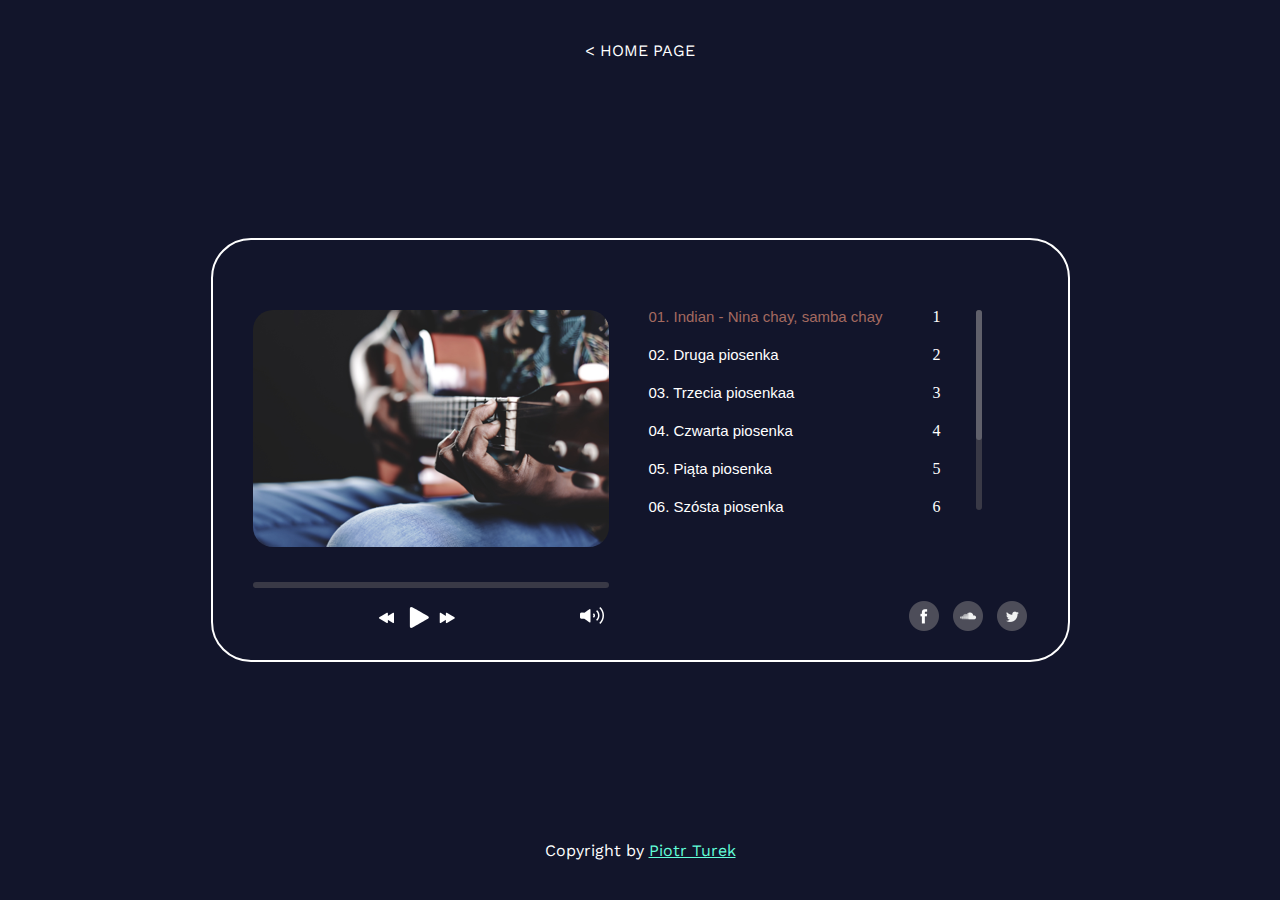
<file: audio-player/audio-player.html>
<!DOCTYPE html>
<html lang="en">

<head>
    <meta charset="UTF-8">
    <meta http-equiv="X-UA-Compatible" content="IE=edge">
    <meta name="viewport" content="width=device-width, initial-scale=1.0">
    <title>Player</title>
    <link rel="stylesheet" href="audio-player.css">
</head>

<body>
    <header>
        <a href="/" class="return">&lt; HOME PAGE</a>
    </header>
    <main>
        <audio id="player-audio">
            <source src="http://127.0.0.1:5500/audio-player/mp3/utwor-pierwszy.mp3" type="audio/mpeg">
            <source src="http://127.0.0.1:5500/audio-player/mp3/utwor-drugi.mp3" type="audio/mpeg">
            <source src="http://127.0.0.1:5500/audio-player/mp3/utwor-trzeci.mp3" type="audio/mpeg">
            <source src="http://127.0.0.1:5500/audio-player/mp3/utwor-czwarty.mp3" type="audio/mpeg">
            <source src="http://127.0.0.1:5500/audio-player/mp3/utwor-piaty.mp3" type="audio/mpeg">
            <source src="http://127.0.0.1:5500/audio-player/mp3/utwor-szosty.mp3" type="audio/mpeg">
        </audio>
        <div class="main">
            <div class="left-content">
                <img src="img/photo.png" alt="left photo">
                <div class="progress-line">
                    <div id="progress-bottom" class="progress-line-bottom">

                    </div>
                    <div id="progress-on" class="progress-line-on-top">

                    </div>
                </div>
                <div class="controls">
                    <div class="prev">
                        <img src="img/prev.png" alt="prev" onclick="PlayPrevSong();">
                    </div>
                    <div id="playButton" class="play-button-on">
                        <img src="img/play-button.png" alt="play button" onclick="changePlayButtonToPauseButton()">
                    </div>
                    <div id="pauseButton" class="pause-button-off">
                        <img src="img/pause-button.png" alt="pause button" onclick="changePauseButtonToPlayButton()">
                    </div>
                    <div class="next">
                        <img src="img/next.png" alt="next" onclick="PlayNextSong();">
                    </div>
                    <div id="muteButton" class="volume" onclick="Mute();">
                        <img id="mute-button" src="img/volume.png" alt="volume">
                    </div>
                    <div id="unMuteButton" class="volume-mute-off" onclick="UnMute();">
                        <img id="un-mute-button" src="img/volume-mute.png" alt="volume mute">
                    </div>
                </div>
                <div class="clear">

                </div>
            </div>
            <div class="right-content-titles">
                <ul>
                    <li><a id="song-0" class="brown-title-song-0" href="#" onclick="PlayFirstSong()">01. Indian - Nina
                            chay,
                            samba chay</a></li>
                    <li><a id="song-1" href="#" onclick="PlaySecondSong()">02. Druga piosenka</a></li>
                    <li><a id="song-2" href="#" onclick="PlayThirdSong()">03. Trzecia piosenkaa</a></li>
                    <li><a id="song-3" href="#" onclick="PlayFourthSong()">04. Czwarta piosenka</a></li>
                    <li><a id="song-4" href="#" onclick="PlayFifthSong()">05. Piąta piosenka</a></li>
                    <li><a id="song-5" href="#" onclick="PlaySixthSong()">06. Szósta piosenka</a></li>
                </ul>
            </div>
            <div class="right-content-times">
                <ul>
                    <li id="time-0">1</li>
                    <li id="time-1">2</li>
                    <li id="time-2">3</li>
                    <li id="time-3">4</li>
                    <li id="time-4">5</li>
                    <li id="time-5">6</li>
                </ul>
            </div>
            <div class="right-content-scroll">
                <div class="scroll-bottom"></div>
                <div class="scroll-on-top"></div>
            </div>
            <div class="social-media-content">
                <img class="img-fb-style" src="img/facebook.png" alt="facebook">
                <img class="img-sc-style" src="img/soundcloud.png" alt="soundcloud">
                <img class="img-tw-style" src="img/twitter.png" alt="twitter">
            </div>
            <div class="clear"></div>
        </div>
    </main>
    <footer>
        <span class="copyright">Copyright by
            <a href="https://piotr-turek.github.io/" target="_blank" rel="author"> Piotr Turek</a>
        </span>
    </footer>
    <script src="audio-player.js"></script>
</body>

</html>
</file>
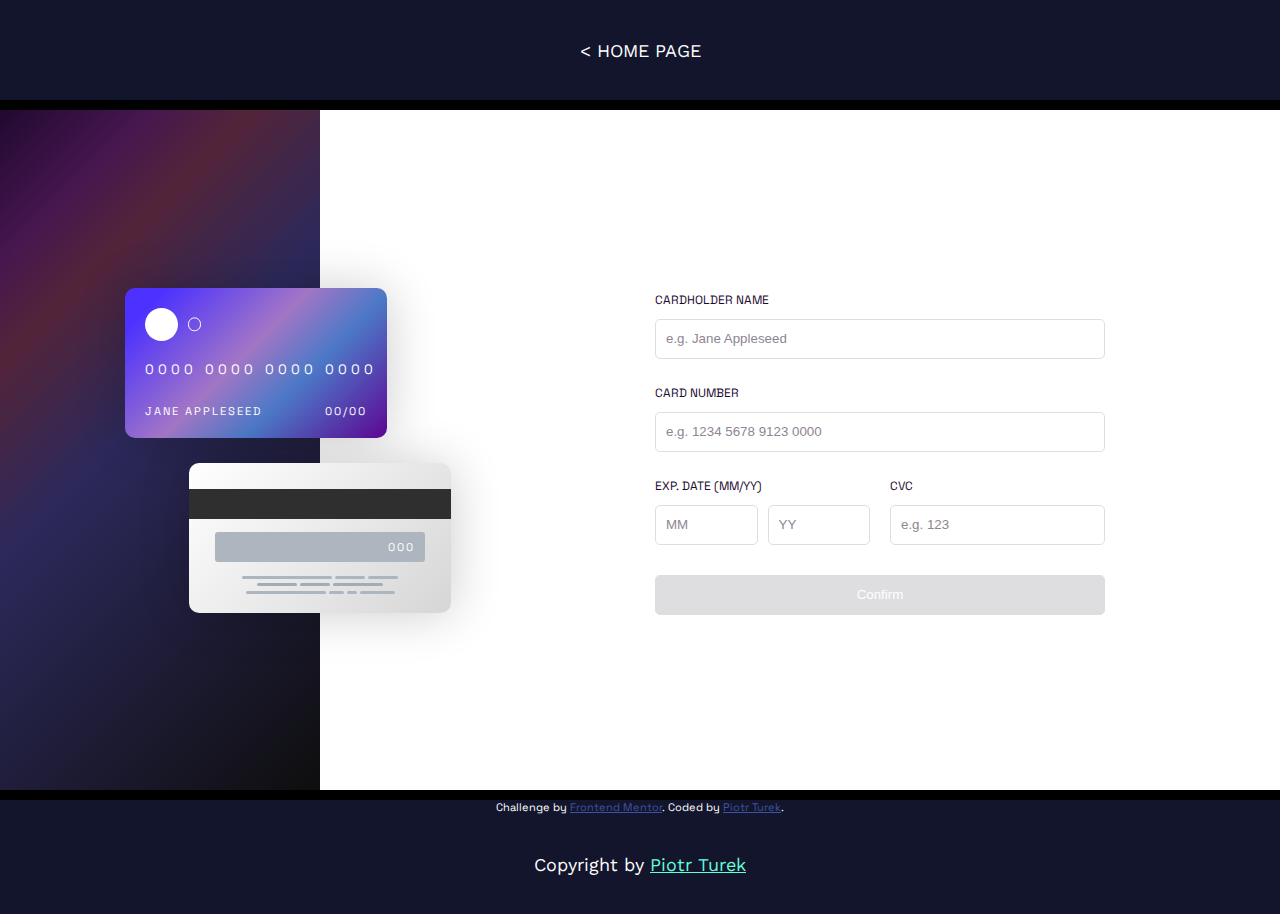
<file: card/card.html>
<!DOCTYPE html>
<html lang="en">

<head>
  <meta charset="UTF-8">
  <meta name="viewport" content="width=device-width, initial-scale=1.0">
  <!-- displays site properly based on user's device -->

  <link rel="icon" type="image/png" sizes="32x32" href="./images/favicon-32x32.png">
  <link rel="stylesheet" href="card.css">
  <title>Frontend Mentor | Interactive card details form</title>

  <!-- Feel free to remove these styles or customise in your own stylesheet 👍 -->
  <style>
    .attribution {
      font-size: 11px;
      text-align: center;
    }

    .attribution a {
      color: hsl(228, 45%, 44%);
    }
  </style>
</head>

<body>
  <header>
    <a href="/" class="return">&lt; HOME PAGE</a>
  </header>
  <main>
    <div class="left-side">
      <div class="card card--front">
        <div class="circles"></div>
        <span class="card--front__number">0000 0000 0000 0000</span>
        <span class="card--front__owner">Jane Appleseed</span>
        <span class="card--front__date"><span id="card--front__date__month">00</span>/<span
            id="card--front__date__year">00</span> </span>
      </div>
      <div class="card card--back">
        <div class="card--back__line"></div>
        <div class="card--back__cvc">000</div>
        <div class="card--back__lines">
          <div class="line"></div>
          <div class="line"></div>
          <div class="line"></div>
          <div class="line"></div>
          <div class="line"></div>
          <div class="line"></div>
          <div class="line"></div>
          <div class="line"></div>
          <div class="line"></div>
          <div class="line"></div>
        </div>
      </div>
    </div>
    <div class="right-side">
      <form class="form" action="">
        <div>
          <label for="card__name">Cardholder Name</label>
          <input pattern="[a-zA-Z]+" required id="card__name" type="text" placeholder="e.g. Jane Appleseed">
        </div>
        <div>
          <label for="card__number">Card Number</label>
          <input pattern="[0-9]+" required id="card__number" type="text" maxlength="16"
            placeholder="e.g. 1234 5678 9123 0000">
        </div>
        <div class="row">
          <div>
            <label for="card__month">Exp. Date (MM/YY)</label>
            <div class="date-holder">
              <input pattern="[0-9]+" maxlength="2" required id="card__month" type="text" placeholder="MM">
              <input pattern="[0-9]+" maxlength="2" required id="card__year" type="text" placeholder="YY">
            </div>
          </div>
          <div>
            <label for="card__cvc">CVC</label>
            <input pattern="[0-9]+" maxlength="3" required id="card__cvc" type="text" placeholder="e.g. 123">
          </div>
        </div>
        <input type="submit" value="Confirm">
      </form>
      <div class="complete" style="display: none;">
        Thank you!
        We've added your card details
        Continue
      </div>
    </div>
  </main>

  <div class="attribution">
    Challenge by <a href="https://www.frontendmentor.io?ref=challenge" target="_blank">Frontend Mentor</a>.
    Coded by <a href="https://piotr-turek.github.io/" target="_blank" rel="author">Piotr Turek</a>.
  </div>

  <footer>
    <span class="copyright">Copyright by
      <a href="https://piotr-turek.github.io/" target="_blank" rel="author"> Piotr Turek</a>
    </span>
  </footer>
  <script src="card.js"></script>
</body>

</html>
</file>
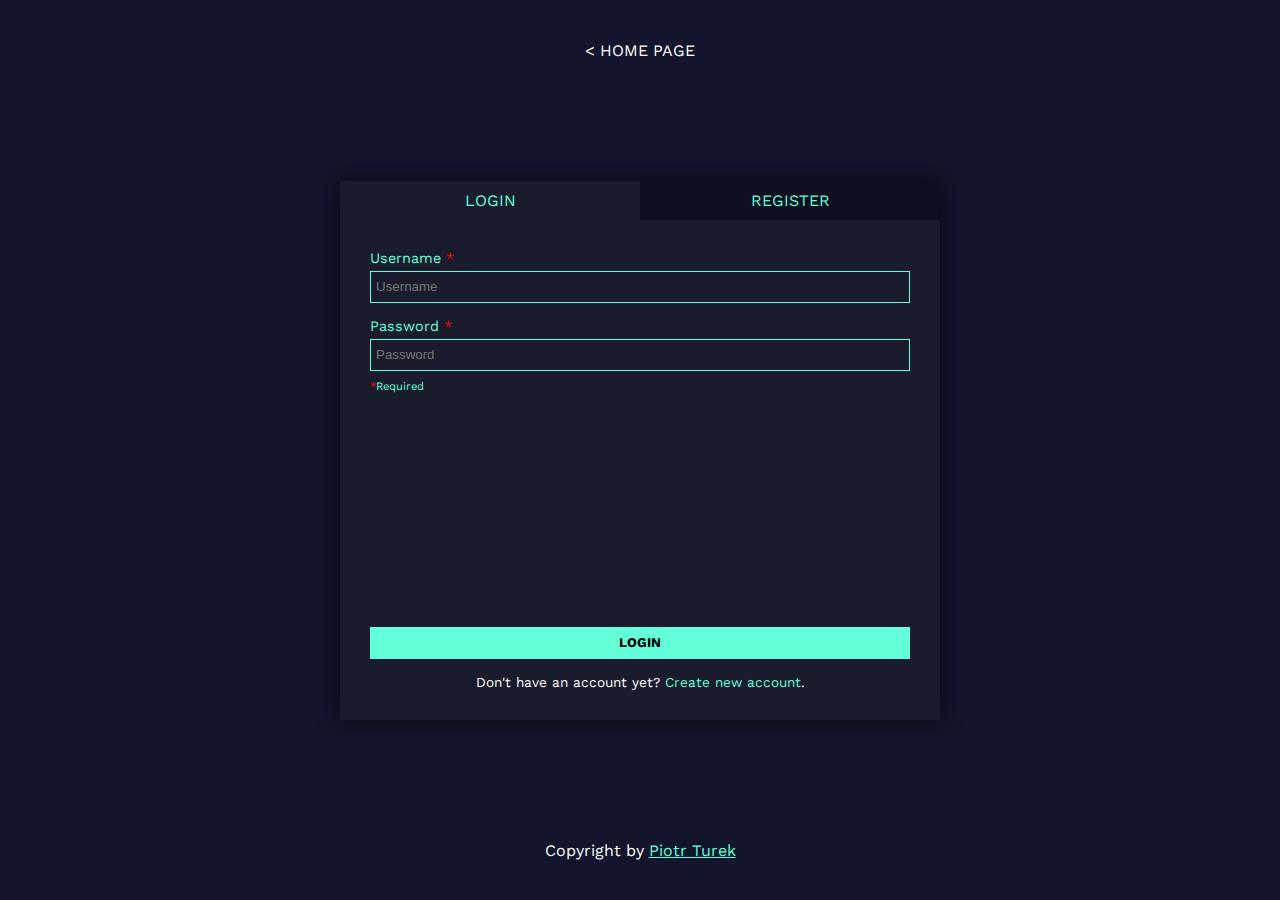
<file: form/form.html>
<!DOCTYPE html>
<html lang="en">

<head>
    <meta charset="UTF-8">
    <meta http-equiv="X-UA-Compatible" content="IE=edge">
    <meta name="viewport" content="width=device-width, initial-scale=1.0">
    <title>Form</title>
    <link rel="stylesheet" href="form.css">
</head>

<body>
    <header>
        <a href="/" class="return">&lt; HOME PAGE</a>
    </header>

    <main>
        <section id="form">
            <div id="form__switch">
                <span tabindex="0" id="form__switch__button--login"
                    class="form__switch__button form__switch__button--active">LOGIN</span>
                <span tabindex="0" id="form__switch__button--register" class="form__switch__button">REGISTER</span>
            </div>
            <div class="form__form" id="form__login">
                <form>
                    <div class="field">
                        <label for="login__username">Username</label>
                        <input required="true" id="username" type="text" placeholder="Username">
                    </div>
                    <div class="field">
                        <label for="login__password">Password</label>
                        <input required="true" id="password" type="password" placeholder="Password">
                    </div>
                    <span class="required-span">Required</span>
                    <input class="form__form__sumbit" type="submit" value="Login">
                    <span>Don't have an account yet? <span id="register-span" tabindex="0"
                            class="coding-green-font">Create new
                            account</span>.</span>
                </form>
            </div>
            <div class="form__form hidden" id="form__register">
                <form>
                    <div class="name">
                        <div class="field">
                            <label for="register__first-name">First name</label>
                            <input required="true" id="register__first-name" type="text" placeholder="First Name">
                        </div>
                        <div class="field">
                            <label for="register__last-name">Last name</label>
                            <input id="register__last-name" type="text" placeholder="Last Name">
                        </div>
                    </div>
                    <div class="field">
                        <label for="register__username">Username</label>
                        <input required="true" id="register__username" type="text" placeholder="Username">
                    </div>
                    <div class="field">
                        <label for="register__email">E-mail</label>
                        <input required="true" id="register__email" type="email" placeholder="E-mail">
                    </div>
                    <div class="field">
                        <label for="register__password">Password</label>
                        <input required="true" id="register__password" type="password" placeholder="Password">
                    </div>
                    <div class="field">
                        <label for="register__password-repeat">Repeat password</label>
                        <input required="true" id="register__password-repeat" type="password"
                            placeholder="Repeat password">
                    </div>
                    <span class="required-span">Required</span>
                    <input class="form__form__sumbit" type="submit" value="Register">
                    <span>Already have account? <span id="login-span" tabindex="0" class="coding-green-font">Login
                            to your account</span>.</span>
                </form>
            </div>
        </section>
    </main>

    <footer>
        <span class="copyright">Copyright by
            <a href="https://piotr-turek.github.io/" target="_blank" rel="author"> Piotr Turek</a>
        </span>
    </footer>
    <script src="form.js"></script>
</body>

</html>
</file>
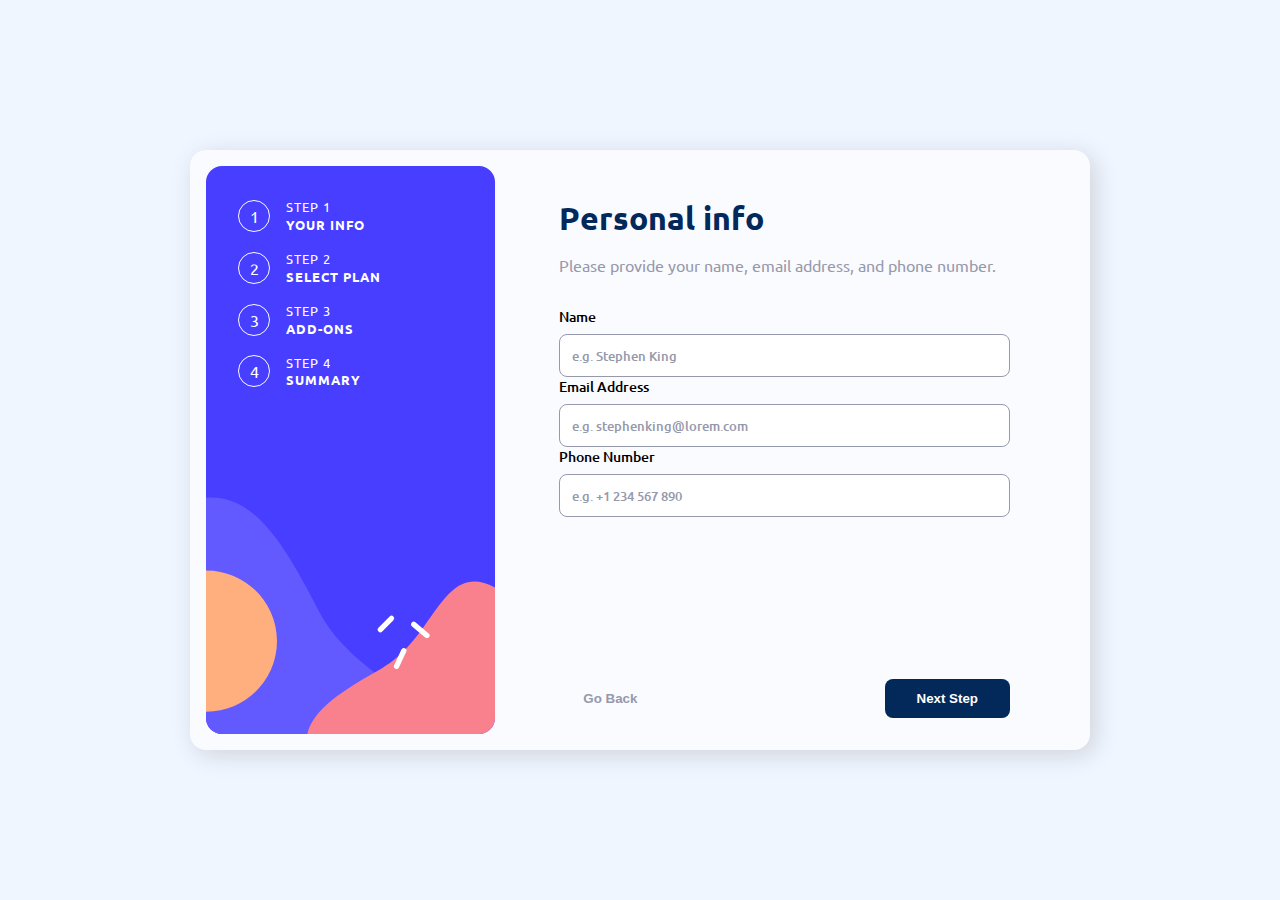
<file: multi-form/multi-form.html>
<!DOCTYPE html>
<html lang="en">

<head>
  <meta charset="UTF-8">
  <meta name="viewport" content="width=device-width, initial-scale=1.0">
  <!-- displays site properly based on user's device -->
  <link rel="icon" type="image/png" sizes="32x32" href="./assets/images/favicon-32x32.png">
  <title>Frontend Mentor | Multi-step form</title>
  <link rel="stylesheet" href="multi-form.css">
</head>

<body>

  <main>
    <div class="sidebar">
      <div class="step">
        <span class="number">1</span>
        <div>
          <span class="step__counter">Step 1</span>
          <span class="step__info">Your info</span>
        </div>
      </div>
      <div class="step">
        <span class="number">2</span>
        <div>
          <span class="step__counter">Step 2</span>
          <span class="step__info">Select plan</span>
        </div>
      </div>
      <div class="step">
        <span class="number">3</span>
        <div>
          <span class="step__counter">Step 3</span>
          <span class="step__info">Add-ons</span>
        </div>
      </div>
      <div class="step">
        <span class="number">4</span>
        <div>
          <span class="step__counter">Step 4</span>
          <span class="step__info">Summary</span>
        </div>
      </div>
    </div>
    <form action="">

      <div id="step1" class="step0">
        <div class="form__header">
          <h1>Personal info</h1>
          <p>Please provide your name, email address, and phone number.</p>
        </div>
        <div class="field">
          <div class="label">
            <label for="name">Name</label>
            <span class="error-message hidden">Error</span>
          </div>
          <input type="text" id="name" placeholder="e.g. Stephen King">
        </div>
        <div class="field">
          <div class="label">
            <label for="email">Email Address</label>
            <span class="error-message hidden">Error</span>
          </div>
          <input type="text" id="email" placeholder="e.g. stephenking@lorem.com">
        </div>
        <div class="field">
          <div class="label">
            <label for="phone">Phone Number</label>
            <span class="error-message hidden">Error</span>
          </div>
          <input type="text" id="phone" placeholder="e.g. +1 234 567 890">
        </div>
      </div>

      <div id="step2" class="step0">
        <div class="form__header">
          <h1>Select your plan</h1>
          <p>You have the option of monthly or yearly billing.</p>
        </div>
        <div class="plans" id="monthly">
          <label for="arcade-mo">
            <input type="radio" name="plan" id="arcade-mo" class="plan__radio">
            <div class="plans__card">
              <img src="assets/images/icon-arcade.svg" alt="">
              <span class="plans__title">Arcade</span>
              <span class="plans__price">$9/mo</span>
            </div>
          </label>
          <label for="advenced-mo">
            <input type="radio" name="plan" id="advenced-mo">
            <div class="plans__card">
              <img src="assets/images/icon-advanced.svg" alt="">
              <span class="plans__title">Advenced</span>
              <span class="plans__price">$12/mo</span>
            </div>
          </label>
          <label for="pro-mo">
            <input type="radio" name="plan" id="pro-mo">
            <div class="plans__card">
              <img src="assets/images/icon-pro.svg" alt="">
              <span class="plans__title">Pro</span>
              <span class="plans__price">$15/mo</span>
            </div>
          </label>
        </div>
        <div class="plans hidden" id="yearly">
          <div class="plans__card">
            <img src="assets/images/icon-arcade.svg" alt="">
            <span class="plans__title">Arcade</span>
            <span class="plans__price">$90/yr</span>
            <span class="plans__info">2 months free</span>
          </div>
          <div class="plans__card">
            <img src="assets/images/icon-advanced.svg" alt="">
            <span class="plans__title">Advenced</span>
            <span class="plans__price">$120/yr</span>
            <span class="plans__info">2 months free</span>
          </div>
          <div class="plans__card">
            <img src="assets/images/icon-pro.svg" alt="">
            <span class="plans__title">Pro</span>
            <span class="plans__price">$150/yr</span>
            <span class="plans__info">2 months free</span>
          </div>
        </div>
        <div class="switch">
          <input type="checkbox" name="" id="switch__button">
          <span id="monthly-text">Monthly</span>
          <span id="yearly-text">Yearly</span>
        </div>
      </div>

      <div id="step3" class="step0">
        <div class="form__header">
          <h1>Pick add-ons</h1>
          <p>Add-ons help enhance your gaming experience.</p>
        </div>
        <div class="add-ons">
          <label for="add-ons__online-service">
            <input type="checkbox" name="" id="add-ons__online-service">
            <div>
              <div>
                <span class="add-ons__name">Online service</span>
                <span class="add-ons__describe">Access to multiplayer games</span>
              </div>
              <span class="add-ons__price">+$1/mo</span>
              <span class="add-ons__price hidden">+$10/yr</span>
            </div>
          </label>
          <label for="add-ons__larger-storage">
            <input type="checkbox" name="" id="add-ons__larger-storage">
            <div>
              <span class="add-ons__name">Larger storage</span>
              <span class="add-ons__describe">Extra 1TB of cloud save</span>
            </div>
            <span class="add-ons__price">+$2/mo</span>
            <span class="add-ons__price hidden">+$20/yr</span>
          </label>
          <label for="add-ons__custom-profile">
            <input type="checkbox" name="" id="add-ons__custom-profile">
            <div>
              <span class="add-ons__name">Customizable Profile</span>
              <span class="add-ons__describe">Custom theme on your profile</span>
            </div>
            <span class="add-ons__price">+$2/mo</span>
            <span class="add-ons__price hidden">+$20/yr</span>
          </label>
        </div>
      </div>

      <div id="step4" class="step0">
        <h1>Finishing up</h1>
        <p>Double-check everything looks OK before confirming.</p>
        <div class="sum">
          <div class="sum__ingrediends">
            <div class="sum__row">
              <div>
                <span class="sum__plan">Arcade (Yearly)</span>
                <span><a href="">Change</a></span>
              </div>
              <span class="price ">$90/yr</span>
            </div>
            <div class="sum__row">
              <span>Service 1</span>
              <span class="price light">+$10/yr</span>
            </div>
            <div class="sum__row">
              <span>Service 2</span>
              <span class="price light">+$10/yr</span>
            </div>
          </div>
          <div class="sum__total">
            <div class="sum__row">
              <span>Total (per month/year)</span>
              <span class="price bold">$110/yr</span>
            </div>
          </div>
        </div>
      </div>

      <div id="step5" class="step0">
        <img src="assets/images/icon-thank-you.svg" alt="">
        <h1>Thank you!</h1>
        <p>Thanks for confirming your subscription! We hope you have fun
          using our platform. If you ever need support, please feel free
          to email us at support@loremgaming.com.</p>
      </div>

      <div class="buttons">
        <button onclick="nextStep(event)" id="button-next" class="">Next Step</button>
        <button onclick="previousStep(event)" id="button-previous" class="">Go Back</button>
      </div>

    </form>
  </main>
  <script src="multi-form.js"></script>
</body>

</html>
</file>
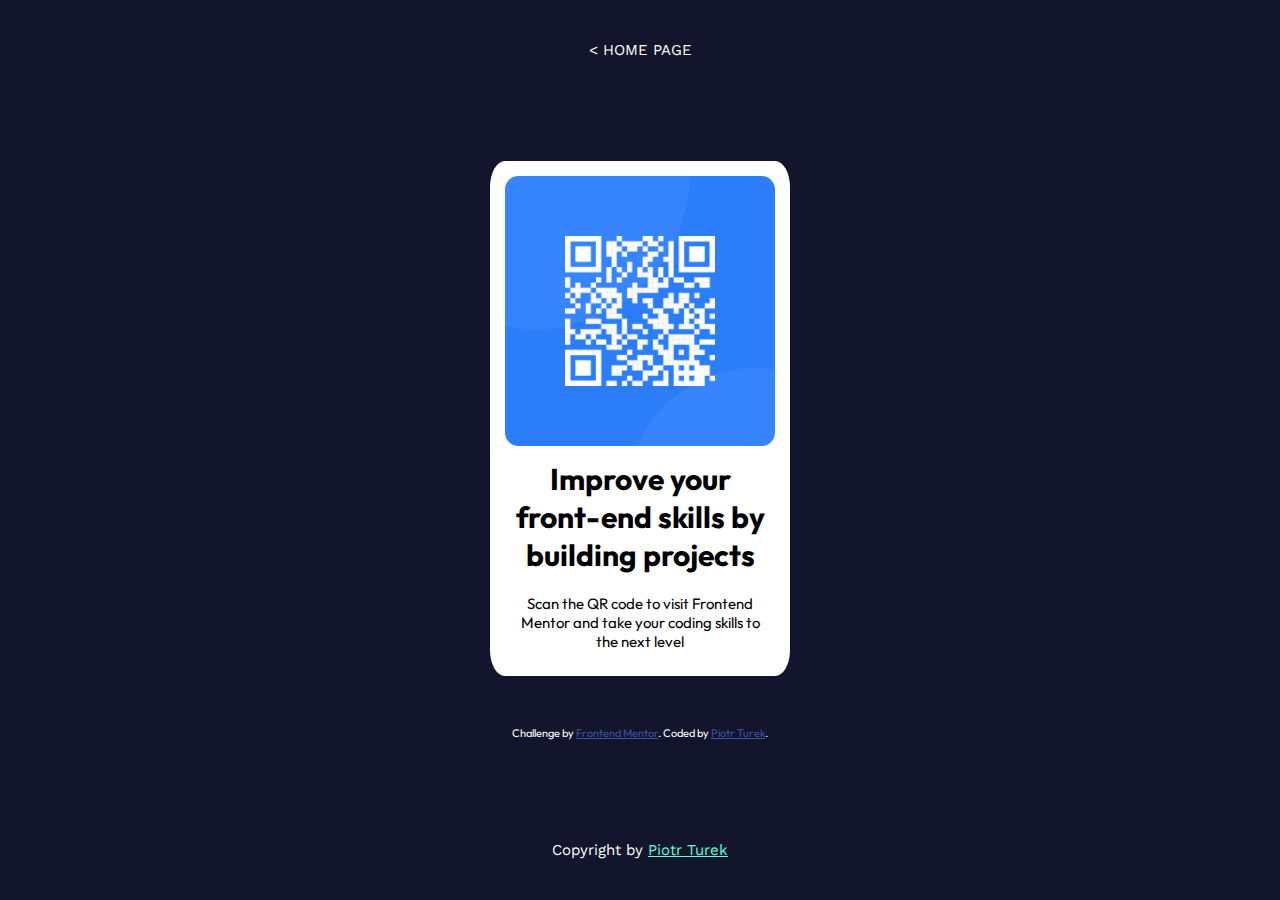
<file: qr-code/qr-code.html>
<!DOCTYPE html>
<html lang="en">

<head>
  <meta charset="UTF-8">
  <meta name="viewport" content="width=device-width, initial-scale=1.0">
  <!-- displays site properly based on user's device -->

  <link rel="icon" type="image/png" sizes="32x32" href="./images/favicon-32x32.png">

  <title>Frontend Mentor | QR code component</title>

  <!-- Feel free to remove these styles or customise in your own stylesheet 👍 -->
  <style>
    .attribution {
      font-size: 11px;
      text-align: center;
      margin-top: 50px;
      color: white;
    }

    .attribution a {
      color: hsl(228, 45%, 44%);
    }
  </style>
  <link rel="stylesheet" href="qr-code.css">
</head>

<body>
  <header>
    <a href="/" class="return">&lt; HOME PAGE</a>
  </header>

  <section class="qr-code">
    <div class="qr-code__image"><img src="images/image-qr-code.png" alt="qr code"></div>
    <div class="qr-code__text">
      <h1>Improve your front-end skills by building projects</h1>
      <p>Scan the QR code to visit Frontend Mentor and take your coding skills to the next level</p>
    </div>
  </section>
  <div class="attribution">
    Challenge by <a href="https://www.frontendmentor.io?ref=challenge" target="_blank">Frontend Mentor</a>.
    Coded by <a href="#">Piotr Turek</a>.
  </div>

  <footer>
    <span class="copyright">Copyright by
      <a href="https://piotr-turek.github.io/" target="_blank" rel="author"> Piotr Turek</a>
    </span>
  </footer>
</body>

</html>
</file>
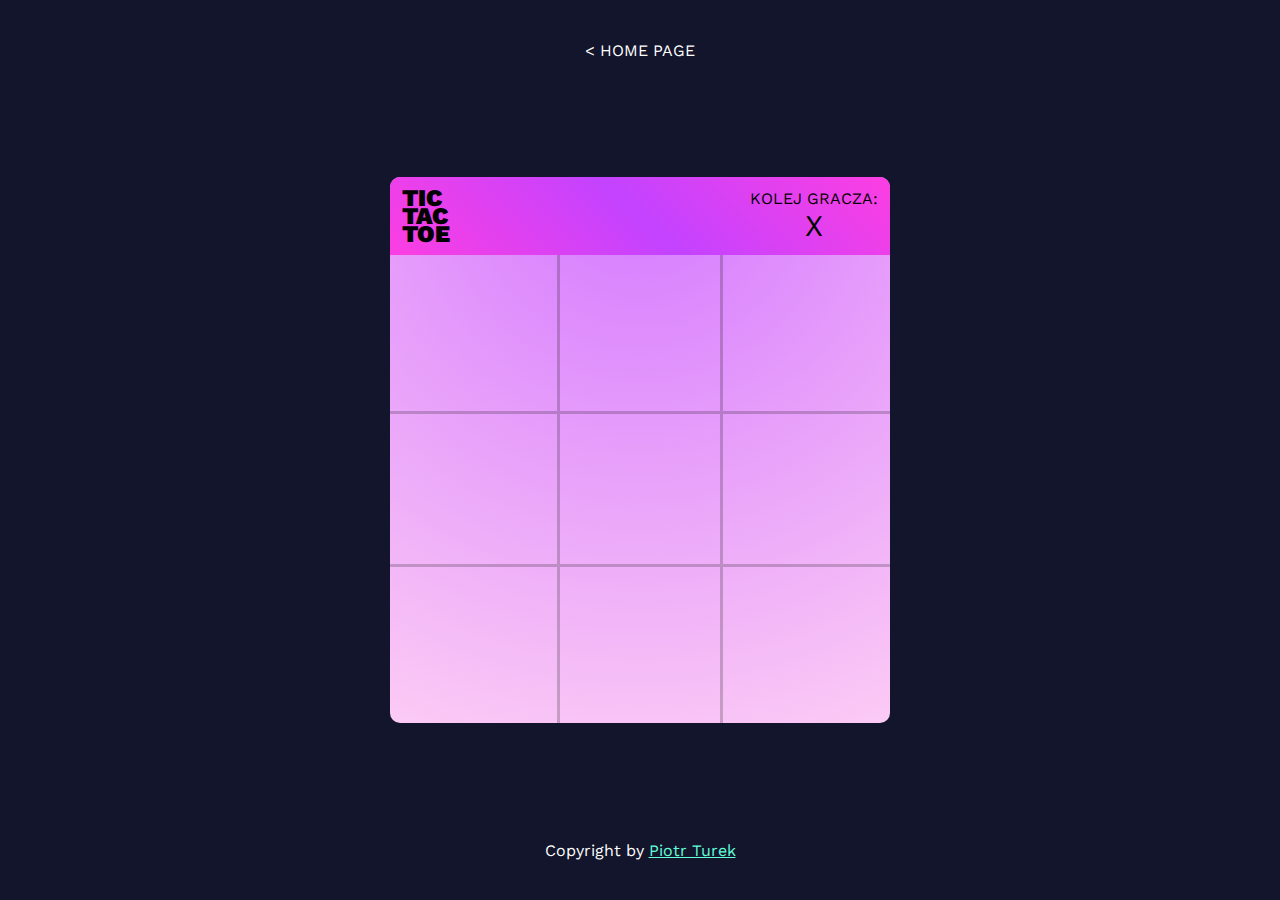
<file: tictactoe/tictactoe.html>
<!DOCTYPE html>
<html lang="en">

<head>
    <meta charset="UTF-8">
    <meta http-equiv="X-UA-Compatible" content="IE=edge">
    <meta name="viewport" content="width=device-width, initial-scale=1.0">
    <title>TicTacToe</title>
    <link rel="stylesheet" href="tictactoe.css">
</head>

<body>
    <header>
        <a href="/" class="return">&lt; HOME PAGE</a>
    </header>

    <main>
        <div class="tictactoe">
            <div class="tictactoe__header">
                <div class="tictactoe__logo"><span>TIC</span><span>TAC</span><span>TOE</span></div>
                <div class="tictactoe__turn"><span>KOLEJ GRACZA:</span><span id="turn">X</span></div>
            </div>
            <div class="tictactoe__body">
                <div id="0" class="enabled cell">&nbsp</div>
                <div id="1" class="enabled border--left-right cell">&nbsp</div>
                <div id="2" class="enabled cell">&nbsp</div>
                <div id="3" class="enabled border--top-bottom cell">&nbsp</div>
                <div id="4" class="enabled border--around cell">&nbsp</div>
                <div id="5" class="enabled border--top-bottom cell">&nbsp</div>
                <div id="6" class="enabled cell">&nbsp</div>
                <div id="7" class="enabled border--left-right cell">&nbsp</div>
                <div id="8" class="enabled cell">&nbsp</div>
            </div>
        </div>

        <div id="results" class="hidden">
            <span class="results__text">Koniec! <br><span id="results__win"></span></span>
            <button onclick="replay()">Zagraj Ponownie</button>
        </div>

    </main>

    <footer>
        <span class="copyright">Copyright by
            <a href="https://piotr-turek.github.io/" target="_blank" rel="author"> Piotr Turek</a>
        </span>
    </footer>
    <script src="tictactoe.js"></script>
</body>

</html>
</file>
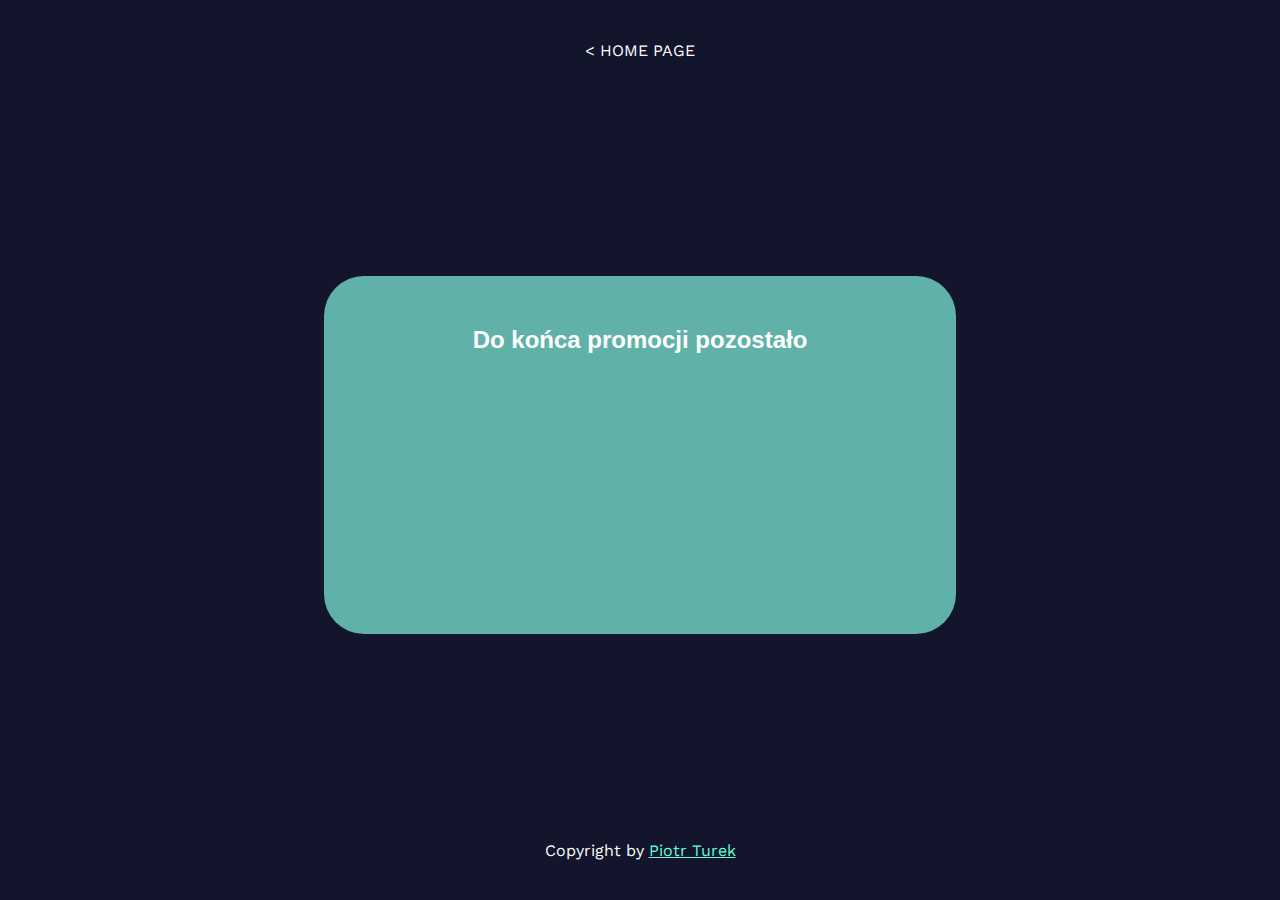
<file: timer/timer.html>
<!DOCTYPE html>
<html lang="en">

<head>
    <meta charset="UTF-8">
    <meta http-equiv="X-UA-Compatible" content="IE=edge">
    <meta name="viewport" content="width=device-width, initial-scale=1.0">
    <title>Timer</title>
    <link rel="stylesheet" href="timer.css">
</head>

<body>
    <header>
        <a href="/" class="return">&lt; HOME PAGE</a>
    </header>
    <main>
        <div id="main-container-of-timer">
            <div id="main-sub-container-of-timer">
                <div id="countdown" data-minutes-left="20" data-reset-delay="5">
                    <p><strong>Do końca promocji pozostało</strong></p>
                    <div class="canvas-container">
                        <canvas id="dni"></canvas>
                        <canvas id="godzin"></canvas>
                        <canvas id="minut"></canvas>
                        <canvas id="sekund"></canvas>
                    </div>
                </div>
            </div>
        </div>
    </main>
    <footer>
        <span class="copyright">Copyright by
            <a href="https://piotr-turek.github.io/" target="_blank" rel="author"> Piotr Turek</a>
        </span>
    </footer>
    <script src="timer.js"></script>
</body>

</html>
</file>
<file: audio-player/audio-player.css>
@import url(/general.css);

*,
*::before,
*::after {
  box-sizing: content-box;
}
body {
  background-color: var(--main-color);
}
.main {
  width: 855px;
  min-height: 400px;
  min-width: 830px;
  margin: auto;
  padding-bottom: 20px;
  border-radius: 40px;
  border: 2px solid white;
}
.left-content {
  padding-left: 40px;
  padding-top: 70px;
  float: left;
}
.left-content > img {
  display: block;
  width: 356px;
  border-radius: 20px;
}
.progress-line {
  position: relative;
  padding-top: 50px;
}
.progress-line-bottom {
  position: absolute;
  background-color: #393946;
  width: 356px;
  height: 6px;
  top: 35px;
  left: 0px;
  border-radius: 4px;
}
.progress-line-on-top {
  position: absolute;
  background-color: #ba7667;
  width: 0px;
  height: 6px;
  top: 35px;
  left: 0px;
  border-radius: 4px;
}
.controls {
  position: relative;
  cursor: pointer;
}

.prev > img,
.next > img {
  display: block;
  width: 16px;
  height: 12px;
  padding: 5px;
  float: left;
}
.next > img {
  margin-top: 10px;
  margin-right: 120px;
}
.play-button-on > img {
  display: block;
  width: 20px;
  height: 21px;
  padding: 5px;
  float: left;
  margin-top: 5px;
}
.volume > img {
  display: block;
  width: 24px;
  height: 17px;
  float: left;
  margin-top: 10px;
}
.volume-off > img {
  display: none;
}
.prev > img {
  margin-left: 120px;
  margin-top: 10px;
  margin-right: 5px;
}
.clear {
  clear: both;
}
.right-content-titles {
  float: left;
  padding-top: 52px;
}
.right-content-titles ul li {
  list-style-type: none;
  margin-bottom: 20px;
}
.right-content-titles a {
  font-family: Arial, Helvetica, sans-serif;
  font-size: 15px;
  color: white;
  text-decoration: none;
}
.right-content-titles a:hover {
  color: #a46a60;
}
.right-content-times {
  float: left;
  padding-top: 52px;
  padding-left: 10px;
}
.right-content-times ul li {
  list-style-type: none;
  margin-bottom: 20px;
  color: white;
}
.right-content-scroll {
  float: left;
  position: relative;
}
.scroll-bottom {
  position: absolute;
  width: 6px;
  height: 200px;
  background-color: #393946;
  top: 70px;
  left: 35px;
  border-radius: 4px;
}
.scroll-on-top {
  position: absolute;
  width: 6px;
  height: 130px;
  top: 70px;
  left: 35px;
  background-color: #60606b;
  border-radius: 4px;
}

.img-fb-style {
  padding-top: 65px;
  margin-left: 300px;
}
.img-sc-style {
  padding-top: 65px;
  margin-left: 10px;
}
.img-tw-style {
  padding-top: 65px;
  margin-left: 10px;
}
/* .pauseButton {
} */
.pauseOff > img {
  display: none;
}
.play-button-off > img {
  display: none;
}
.pause-button-on > img {
  display: block;
  width: 20px;
  height: 21px;
  padding: 5px;
  float: left;
  margin-top: 5px;
}
.pause-button-off > img {
  display: none;
}
/*.play {
    background: url('../images/play-button.png') no-repeat;
}
.pause {
    background: url('../images/pause-button.png') no-repeat;
}*/
.brown-title-song-0,
.brown-title-song-1,
.brown-title-song-2,
.brown-title-song-3,
.brown-title-song-4,
.brown-title-song-5,
.time0,
.time1,
.time2,
.time3,
.time4,
.time5 {
  color: #a46a60 !important;
}
.volume-mute-off > img {
  display: none;
}
.volume-mute-on > img {
  display: block;
  width: 24px;
  height: 17px;
  float: left;
  margin-top: 10px;
}
</file>
<file: card/card.css>
@import url(/general.css);

@import url("https://fonts.googleapis.com/css2?family=Space+Grotesk:wght@500&display=swap");

:root {
  --color-white: hsl(0, 0%, 100%);
  --color-light: hsl(270, 3%, 87%);
  --color-medium: hsl(279, 6%, 55%);
  --color-dark: hsl(278, 68%, 11%);
  --color-red: hsl(0, 100%, 66%);
  --gradient: hsl(249, 99%, 64%), hsl(278, 94%, 30%);
}

body {
  background-color: var(--main-color);
  color: white;
  font-size: 18px;
  font-family: "Space Grotesk";
}

*,
*::before,
*::after {
  box-sizing: border-box;
}

/*
The designs were created to the following widths:
- Mobile: 375px
- Desktop: 1440px
*/

main {
  width: 100%;
  display: flex;
  flex-direction: row;
  height: 100%;
  align-items: stretch;
  border-top: 10px solid black;
  border-bottom: 10px solid black;
}

.left-side {
  width: 25%;
  background: linear-gradient(
    135deg,
    #210930 0%,
    #471650 15%,
    #532439 25%,
    #2c295b 45%,
    #0e0e0e 100%
  );
  display: flex;
  flex-direction: column;
  flex-wrap: wrap;
  align-content: center;
  gap: 25px;
  justify-content: center;
  color: var(--color-white);
}

.right-side {
  width: 75%;
  background-color: var(--color-white);
  color: var(--color-dark);
  display: flex;
  justify-content: center;
  align-items: center;
}

.card {
  height: 150px;
  aspect-ratio: 7 / 4;
  border-radius: 10px;
  box-shadow: 1px 1px 50px rgba(0, 0, 0, 0.2);
  text-transform: uppercase;
  letter-spacing: 2px;
  font-size: 0.7rem;
}

.card--front {
  position: relative;
  left: 30%;
  background: linear-gradient(
    135deg,
    #4c31ff 10%,
    #a176c5 45%,
    #4c79c7 65%,
    #5e0795 100%
  );
  --padding-card-front: 20px;
  padding: var(--padding-card-front);
}

.card--back {
  position: relative;
  left: 50%;
  background: linear-gradient(135deg, #fff 0%, #d6d6d6 100%);
}

.circles {
  width: 15%;
  aspect-ratio: 1 / 1;
  background-color: var(--color-white);
  border-radius: 50%;
  position: relative;
}

.circles::after {
  content: "";
  display: block;
  height: 40%;
  aspect-ratio: 1 / 1;
  border: 1px solid var(--color-white);
  border-radius: 50%;
  position: absolute;
  right: -70%;
  top: 50%;
  transform: translateY(-50%);
}

.card--front__number {
  font-size: 0.85rem;
  letter-spacing: 4px;
  position: absolute;
  bottom: calc(var(--padding-card-front) * 3);
}

.card--front__owner {
  position: absolute;
  bottom: var(--padding-card-front);
  left: var(--padding-card-front);
  max-width: 175px;
  overflow: hidden;
  max-height: 1rem;
}

.card--front__date {
  position: absolute;
  bottom: var(--padding-card-front);
  right: var(--padding-card-front);
}

.card--back__line {
  width: 100%;
  height: 20%;
  margin-top: 10%;
  background-color: #2f2f2f;
}

.card--back__cvc {
  margin-inline: auto;
  margin-top: 5%;
  width: 80%;
  height: 30px;
  background-color: #adb6bf;
  border-radius: 3px;
  padding: 0 10px;
  display: flex;
  flex-direction: row-reverse;
  align-items: center;
}

.card--back__lines {
  height: 20%;
  width: 60%;
  margin-inline: auto;
  margin-top: 3%;
  display: flex;
  flex-direction: row;
  flex-wrap: wrap;
  justify-content: center;
  align-content: center;
  column-gap: 3px;
  row-gap: 15%;
}

.line {
  width: 50px;
  height: 10%;
  background-color: #adb6bf;
  border-radius: 2px;
}

.line:nth-child(1) {
  width: 90px;
}
.line:nth-child(2),
.line:nth-child(3) {
  width: 30px;
}

.line:nth-child(4) {
  width: 40px;
  background-color: #a3abb3;
}
.line:nth-child(5) {
  width: 30px;
  background-color: #a3abb3;
}
.line:nth-child(6) {
  width: 50px;
  background-color: #a3abb3;
}
.line:nth-child(7) {
  width: 80px;
}
.line:nth-child(8) {
  width: 15px;
}
.line:nth-child(9) {
  width: 10px;
}
.line:nth-child(10) {
  width: 35px;
}

form {
  width: 50%;
  min-width: 280px;
  max-width: 450px;
  margin-left: 160px;
  display: flex;
  flex-direction: column;
  gap: 20px;
}

.row {
  display: flex;
  flex-direction: row;
  column-gap: 20px;
}

.row > div {
  width: 50%;
}

.date-holder {
  display: flex;
  flex-direction: row;
  column-gap: 10px;
}

input,
button {
  border: 1px solid var(--color-light);
  border-radius: 5px;
  width: 100%;
  height: 2.5rem;
  padding: 10px;
  margin-top: 10px;
}

input::placeholder {
  color: var(--color-medium);
}

label {
  text-transform: uppercase;
  font-size: 0.75rem;
  width: 100%;
}

input[type="submit"] {
  background-color: var(--color-dark);
  color: var(--color-white);
  cursor: pointer;
}

form:invalid input[type="submit"] {
  background-color: var(--color-light);
}

form.confirmed input:invalid {
  border-color: var(--color-red);
  border-width: 2px;
}

/* UKRYCIE STRZALEK */
input::-webkit-outer-spin-button,
input::-webkit-inner-spin-button {
  -webkit-appearance: none;
  margin: 0;
}

input[type="number"] {
  -moz-appearance: textfield;
}
/* UKRYCIE STRZALEK */

@media (width < 715px) {
  main {
    flex-direction: column;
    overflow: hidden;
  }
  .left-side,
  .right-side {
    width: 100%;
  }
  .form {
    margin: 50px 0;
    width: 80%;
  }
  .card--front {
    top: 200px;
    left: -20px;
    z-index: 2;
  }
  .card--back {
    bottom: 70px;
    left: 7%;
  }
}

.complete {
  display: flex;
  flex-direction: column;
  align-items: center;
  justify-content: center;
}

h1 {
  text-transform: uppercase;
  font-weight: 300;
  letter-spacing: 4px;
  font-size: 1.5rem;
}

p {
  font-size: 1rem;
}

.complete button {
  background-color: var(--color-dark);
  color: var(--color-white);
  cursor: pointer;
  min-width: 50%;
}

.complete img {
  width: 60px;
}
</file>
<file: form/form.css>
@import url(/general.css);

*,
*::before,
*::after {
  box-sizing: border-box;
}

body {
  background-color: var(--main-color);
}

#form {
  background-color: rgba(0, 0, 0, 0.2);
  width: clamp(300px, 80%, 600px);
  color: var(--coding-green);
  font-family: "Work sans";
  font-weight: 400;
  text-align: center;
  box-shadow: 0 0 20px rgba(0, 0, 0, 0.5);
}

#form__switch {
  display: flex;
  flex-direction: row;
  width: 100%;
}

.form__switch__button {
  flex-grow: 1;
  padding: 10px;
  cursor: pointer;
  width: 50%;
  transition: 0.2s;
}

.form__switch__button:not(.form__switch__button--active):hover {
  background-color: rgba(255, 255, 255, 0.03);
}

.form__switch__button--active {
  background-color: rgba(255, 255, 255, 0.05);
}

.form__form form {
  padding: 5%;
  display: flex;
  flex-direction: column;
  background-color: rgba(255, 255, 255, 0.05);
  gap: 15px;
  min-height: 500px;
}

input {
  height: 2rem;
  background-color: transparent;
  border: 1px solid var(--coding-green);
  padding: 5px;
  color: white;
  width: 100%;
}

input:focus {
  outline: 1px solid rgb(255, 255, 255);
  background-color: rgba(255, 255, 255, 0.075);
}

.form__form__sumbit {
  width: 100%;
  height: 2rem;
  background-color: var(--coding-green);
  border: none;
  margin-top: 1rem;
  color: black;
  cursor: pointer;
  font-family: var(--main-font);
  margin-top: auto;
  text-transform: uppercase;
  font-weight: bold;
}

.form__form__sumbit:focus {
  background-color: var(--coding-green);
}

.form__form span {
  font-size: 0.85rem;
  color: white;
  width: 100%;
}

#create-new-account {
  color: var(--coding-green);
  font-size: 2rem;
}

.coding-green-font {
  color: var(--coding-green) !important;
  cursor: pointer;
}

label {
  text-align: left;
  font-size: 0.9rem;
  width: 100%;
}

.hidden {
  display: none;
}

.field {
  width: 100%;
  display: flex;
  flex-direction: column;
  gap: 5px;
}

.name {
  display: flex;
  flex-direction: row;
  gap: 10px;
}

.field:has(*:required) label::after,
.required-span::before {
  content: " *";
  color: red;
}

.required-span {
  line-height: 1;
  gap: 0;
  text-align: left;
  color: var(--coding-green) !important;
  font-size: 0.7rem !important;
  margin-top: -5px;
}
</file>
<file: multi-form/multi-form.css>
@import url("https://fonts.googleapis.com/css2?family=Ubuntu:wght@400;500;700&display=swap");

*,
*::after,
*::before {
  box-sizing: border-box;
  margin: 0;
  padding: 0;
}

:root {
  --marine-blue: hsl(213, 96%, 18%);
  --purplish-blue: hsl(243, 100%, 62%);
  --pastel-blue: hsl(228, 100%, 84%);
  --light-blue: hsl(206, 94%, 87%);
  --strawberry-red: hsl(354, 84%, 57%);

  --cool-gray: hsl(231, 11%, 63%);
  --light-gray: hsl(229, 24%, 87%);
  --magnolia: hsl(217, 100%, 97%);
  --alabaster: hsl(231, 100%, 99%);
  --white: hsl(0, 0%, 100%);
}

body {
  font-size: 16px;
  font-family: "Ubuntu", sans-serif !important;
  font-weight: 400;
  background-color: var(--magnolia);
  min-height: 100vh;
  display: grid;
  place-items: center;
}

h1 {
  font-weight: 700;
  color: var(--marine-blue);
  margin: 1rem 0;
}

p {
  color: var(--cool-gray);
}

main {
  width: 90%;
  max-width: 900px;
  min-height: 600px;
  margin: auto;
  background-color: var(--alabaster);
  border-radius: 1rem;
  box-shadow: 5px 5px 25px #00000025;
  padding: 1rem;
  display: flex;
}

.hidden {
  display: none !important;
}

/* sidebar */
.sidebar {
  min-height: 100%;
  border-radius: inherit;
  background: url(assets/images/bg-sidebar-desktop.svg);
  background-position: bottom center;
  background-repeat: no-repeat;
  background-size: cover;
  flex: 1 1 0;
  padding: 2rem;
  display: flex;
  flex-direction: column;
  gap: 1rem;
  color: var(--white);
  text-transform: uppercase;
}

.step {
  display: flex;
  align-items: center;
  gap: 1rem;
}

.number {
  border: 1px solid var(--alabaster);
  border-radius: 50%;
  display: flex;
  justify-content: center;
  align-items: center;
  width: 2rem;
  height: 2rem;
  aspect-ratio: 1 / 1;
  text-align: center;
}

.number.active {
  background-color: var(--light-blue);
  color: black;
}

.step > div {
  display: flex;
  flex-direction: column;
  font-size: 0.8rem;
  line-height: 140%;
  letter-spacing: 1px;
}

.step__counter {
}

.step__info {
  font-weight: 700;
}

form {
  flex: 2 1 0;
  padding: 1rem 4rem 1rem 4rem;
  display: flex;
  gap: 1rem;
  flex-direction: column;
}

.step0 {
  display: flex;
  flex-direction: column;
  gap: 1rem;
  display: none;
}

input {
  width: 100%;
  border: 1px solid var(--cool-gray);
  border-radius: 0.5rem;
  padding: 0.75rem;
  font-family: "Ubuntu", sans-serif !important;
  font-weight: 700;
  color: var(--marine-blue);
}

input:active,
input:focus {
  outline-color: var(--purplish-blue);
}

::placeholder {
  color: var(--cool-gray);
  font-weight: 500;
}

#button-next {
  border: none;
  padding: 0.75rem 2rem;
  border-radius: 0.5rem;
  background-color: var(--marine-blue);
  color: var(--white);
  font-weight: 700;
}

.form__header {
  margin-bottom: 2rem;
}

.label {
  font-size: 0.9rem;
  font-weight: 500;
  margin-bottom: 0.5rem;
  display: flex;
  justify-content: space-between;
}

.error-message {
  color: var(--strawberry-red);
  font-weight: 700;
}

.buttons {
  display: flex;
  justify-content: space-between;
  flex-direction: row-reverse;
  font-family: "Ubuntu", sans-serif !important;
  margin-top: auto;
}

button {
  cursor: pointer;
}

#button-previous {
  background: none;
  color: var(--cool-gray);
  margin-left: 0;
  border: none;
  font-weight: 700 !important;
  padding: 0.5rem 1.5rem;
  margin-right: auto;
}

/* STEP 2 */
.plans {
  display: flex;
  flex-direction: row;
  gap: 1rem;
}

.plans label {
  display: flex;
  flex-direction: column;
  flex: 1 1 33%;
}

input[type="radio"] {
  display: none;
}

.plans__card {
  border: 1.5px solid var(--light-gray);
  border-radius: 0.5rem;
  padding: 0.5rem;
  display: flex;
  flex-direction: column;
  gap: 0.25rem;
}

.plans__card img {
  width: 2rem;
  margin-bottom: 2rem;
}

.plans__title {
  color: var(--marine-blue);
  font-weight: 700;
}

.plans__price {
  color: var(--cool-gray);
}

.plans__info {
  color: var(--marine-blue);
  font-size: 0.75rem;
}

input:checked + .plans__card {
  border-color: var(--purplish-blue);
  background-color: var(--magnolia);
}

/* Switch */
.switch {
  display: flex;
  align-items: center;
  justify-content: space-around;
  background-color: var(--magnolia);
  padding: 0.5rem 1rem;
  font-weight: 700;
  color: var(--cool-gray);
}

#switch__button {
  position: relative;
  display: block;
  width: 2.5rem;
  height: 1.25rem;
  /* visibility: hidden; */
}

#switch__button::before {
  content: "";
  width: 100%;
  height: 100%;
  background-color: var(--marine-blue);
  border-radius: calc(1.25rem / 2);
  position: absolute;
  visibility: visible;
}

#switch__button::after {
  content: "";
  z-index: 2;
  height: 60%;
  aspect-ratio: 1 / 1;
  background-color: var(--white);
  border-radius: calc(1.25rem / 2);
  position: absolute;
  top: 50%;
  transform: translateY(-50%);
  left: 4px;
  visibility: visible;
}

#switch__button:checked::after {
  right: 4px !important;
  left: auto;
}

#switch__button:checked ~ #yearly-text {
  color: var(--marine-blue) !important;
}

#switch__button:not(:checked) ~ #monthly-text {
  color: var(--marine-blue) !important;
}

#monthly-text {
  order: -1;
}

/* step3 */
.add-ons {
  display: flex;
  flex-direction: column;
  gap: 1rem;
}

.add-ons label {
  border: 1px solid var(--light-gray);
  border-radius: 0.5rem;
  padding: 1rem;
  display: flex;
  align-items: center;
  gap: 1rem;
  justify-content: space-between;
}

.add-ons input {
  width: auto;
}

.add-ons label div {
  display: flex;
  flex-direction: column;
}

.add-ons__name {
  font-weight: 700;
  color: var(--marine-blue);
}

.add-ons input[type="checkbox"] {
  scale: 1.25;
}

.sum,
.sum a {
  font-size: 0.9rem;
  color: var(--cool-gray);
}

.sum__ingrediends {
  background-color: var(--magnolia);
  border-radius: 0.5rem;
  padding: 1rem;
  display: flex;
  flex-direction: column;
  gap: 1rem;
}

.sum__ingrediends .sum__row:first-child {
  padding-bottom: 1rem;
  border-bottom: 1px solid var(--light-gray);
}

.sum__row {
  display: flex;
  justify-content: space-between;
  align-items: center;
}

.sum__row div {
  display: flex;
  flex-direction: column;
}

.sum__total {
  padding: 1rem;
}

.sum__plan {
  font-weight: 700;
  color: var(--marine-blue);
}

.price {
  color: var(--marine-blue);
  font-weight: 700;
}

.price.light {
  font-weight: 400;
}

.price.bold {
  font-size: 1.1rem;
  color: var(--purplish-blue);
}

#step5 {
  text-align: center;
  align-items: center;
  margin: auto 0;
  padding-top: 5rem;
}

#step5 img {
  width: 15%;
  margin: auto;
}
/* <730 mobile */
</file>
<file: qr-code/qr-code.css>
@import url("https://fonts.googleapis.com/css2?family=Outfit:wght@400;700&display=swap");
@import url("/general.css");
:root {
  --white: hsl(0, 0%, 100%);
  --light-gray: hsl(212, 45%, 89%);
  --grayish-blue: hsl(220, 15%, 55%);
  --dark-blue: hsl(218, 44%, 22%);
}

*,
*::before,
*::after {
  box-sizing: border-box;
  padding: 0;
  margin: 0;
}

body {
  font-family: Outfit;
  font-size: 15px;
  font-weight: 400;
  background-color: var(--main-color);
  display: flex;
  justify-content: center;
  align-items: center;
  flex-direction: column;
  min-height: 100vh;
}

h1 {
  font-weight: 700;
}

.qr-code {
  width: clamp(250px, 50%, 300px);
  background-color: var(--white);
  padding: 15px;
  border-radius: 5%;
}

.qr-code__image img {
  width: 100%;
  border-radius: 5%;
}

.qr-code__text {
  text-align: center;
  padding: 10px;
  display: flex;
  flex-direction: column;
  gap: 20px;
}

header {
  margin-bottom: auto;
}

footer {
  margin-top: auto;
}
</file>
<file: tictactoe/tictactoe.css>
@import url(/general.css);

*,
*::before,
*::after {
  box-sizing: border-box;
  padding: 0;
  margin: 0;
}

/* help */
:root {
  --border-color: rgba(0, 0, 0, 0.2);
}

body {
  background-color: var(--main-color);
}

.border--around {
  border: 3px solid var(--border-color);
}

.border--left-right {
  border-left: 3px solid var(--border-color);
  border-right: 3px solid var(--border-color);
}

.border--top-bottom {
  border-top: 3px solid var(--border-color);
  border-bottom: 3px solid var(--border-color);
}

.hidden {
  display: none !important;
}
/* reszta */
.tictactoe {
  background: radial-gradient(circle at top, #d478ff, #fccbf5);
  width: clamp(275px, 50%, 500px);
  font-family: "Work sans";
  font-weight: 400;
  border-radius: 10px;
  overflow: hidden;
}

.tictactoe__header {
  display: flex;
  background: linear-gradient(45deg, #fc3ee2, #c343ff, #fc3ee2);
  justify-content: space-between;
  padding: 12px;
}

.tictactoe__logo {
  width: 100px;
  text-align: justify;
}

.tictactoe__logo span {
  display: block;
  font-size: 24px;
  font-weight: 900;
  line-height: 75%;
}

.tictactoe__turn span {
  display: flex;
  justify-content: center;
}

#turn {
  font-size: 30px;
}

.tictactoe__body {
  display: grid;
  grid-template-columns: repeat(3, 1fr);
  grid-template-rows: repeat(3, 1fr);
}

.tictactoe div.cell {
  display: flex;
  justify-content: center;
  align-items: center;
  width: 100%;
  font-size: clamp(64px, 15vw, 128px);
  user-select: none;
}

#results {
  position: fixed;
  width: 100vw;
  height: 100vh;
  background-color: rgba(0, 0, 0, 0.2);
  backdrop-filter: blur(10px);
  display: flex;
  flex-direction: column;
  justify-content: center;
  align-items: center;
  font-family: "Work sans";
  font-weight: 400;
  gap: 50px;
  text-align: center;
}

#results button {
  width: 200px;
  height: 50px;
  font-family: "Work sans";
  font-weight: 400;
  background-color: white;
  border-radius: 20px;
  cursor: pointer;
}

.results__text {
  font-size: 64px;
  background-color: white;
  padding: 25px 50px;
  border-radius: 25px;
}

.enabled {
  cursor: pointer;
}

.enabled:hover {
  background-color: rgba(0, 0, 0, 0.2);
}
</file>
<file: timer/timer.css>
@import url(/general.css);

body {
  background-color: var(--main-color);
}
#main-container-of-timer {
  width: 672px;
  min-height: 300px;
  padding: 30px;
  margin: auto;
}
#main-sub-container-of-timer {
  min-height: 358px;
  margin-top: 15px;
  margin-bottom: 15px;
  margin-left: 20px;
  margin-right: 20px;
  background-color: #60b2a9;
  border-radius: 40px;
}
#countdown p {
  text-align: center;
  color: white;
  padding-top: 50px;
  padding-bottom: 5px;
  margin-bottom: 30px;
  font-family: Arial, Helvetica, sans-serif;
  font-size: 1.5rem;
}
#countdown .canvas-container {
  display: flex;
  flex-wrap: wrap;
  justify-content: space-between;
  align-items: flex-start;
  max-width: 440px;
  margin: 0 auto;
}

@media (max-width: 500px) {
  #countdown .canvas-container {
    max-width: 220px;
  }
  #countdown canvas:nth-child(-n + 2) {
    margin-bottom: 10px;
  }
}
</file>
